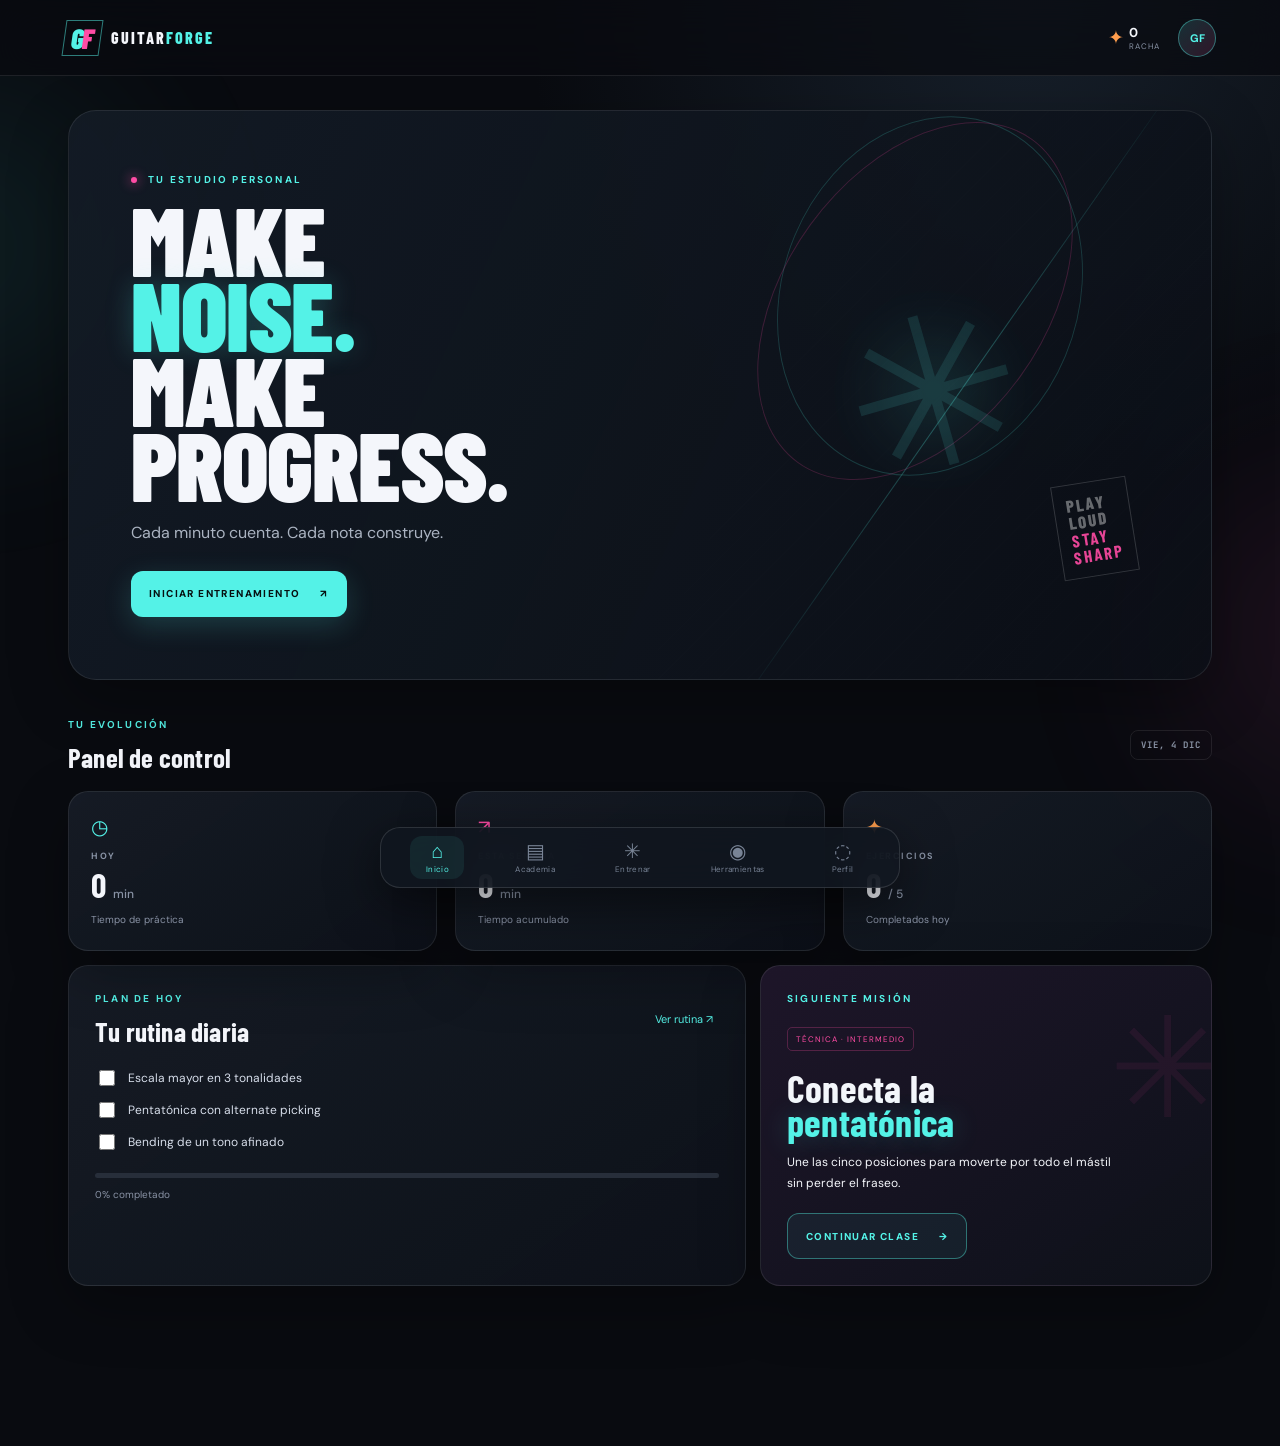
<file: index.html>
<!DOCTYPE html>
<html lang="es">
<head>
  <meta charset="UTF-8">
  <meta name="viewport" content="width=device-width, initial-scale=1, viewport-fit=cover">
  <meta name="theme-color" content="#090b10">
  <meta name="description" content="Guitar Forge — academia y entrenador interactivo de guitarra eléctrica.">
  <meta name="apple-mobile-web-app-capable" content="yes">
  <meta name="apple-mobile-web-app-status-bar-style" content="black-translucent">
  <meta name="apple-mobile-web-app-title" content="Guitar Forge">
  <link rel="manifest" href="./manifest.json">
  <link rel="icon" href="./icons/icon.svg" type="image/svg+xml">
  <link rel="apple-touch-icon" href="./icons/icon-192.png">
  <link rel="preconnect" href="https://fonts.googleapis.com">
  <link rel="preconnect" href="https://fonts.gstatic.com" crossorigin>
  <link href="https://fonts.googleapis.com/css2?family=Barlow+Condensed:wght@500;600;700;800;900&family=DM+Sans:wght@400;500;600;700&family=JetBrains+Mono:wght@400;500;600&display=swap" rel="stylesheet">
  <link rel="stylesheet" href="./style.css">
  <title>GUITAR FORGE</title>
</head>
<body>
  <div class="ambient ambient-a"></div><div class="ambient ambient-b"></div>
  <header class="topbar">
    <a class="brand" href="#" data-nav="home" aria-label="Guitar Forge inicio">
      <span class="brand-mark">G<span>F</span></span>
      <span class="brand-name">GUITAR<span>FORGE</span></span>
    </a>
    <div class="top-actions">
      <span class="streak"><span class="flame">✦</span><b id="streakCount">0</b><small>RACHA</small></span>
      <button class="avatar" data-nav="profile" aria-label="Perfil">GF</button>
    </div>
  </header>

  <main id="app" class="app-shell">
    <section class="view active" id="view-home">
      <div class="hero">
        <div class="hero-copy">
          <p class="eyebrow"><span class="live-dot"></span> TU ESTUDIO PERSONAL</p>
          <h1>MAKE<br><em>NOISE.</em><br>MAKE PROGRESS.</h1>
          <p class="hero-sub">Cada minuto cuenta. Cada nota construye.</p>
          <button class="btn btn-primary" data-action="start-session">INICIAR ENTRENAMIENTO <span>↗</span></button>
        </div>
        <div class="hero-art" aria-hidden="true">
          <div class="orbit orbit-one"></div><div class="orbit orbit-two"></div>
          <div class="hero-guitar">✳</div><div class="hero-stamp">PLAY<br>LOUD<br><b>STAY<br>SHARP</b></div>
          <div class="hero-line"></div>
        </div>
      </div>

      <div class="section-heading"><div><p class="eyebrow">TU EVOLUCIÓN</p><h2>Panel de control</h2></div><span class="date-chip" id="todayLabel"></span></div>
      <div class="stats-grid">
        <article class="stat-card"><span class="stat-icon cyan">◷</span><span class="stat-label">HOY</span><strong id="todayMinutes">0 <small>min</small></strong><span class="stat-foot">Tiempo de práctica</span></article>
        <article class="stat-card"><span class="stat-icon pink">↗</span><span class="stat-label">ESTA SEMANA</span><strong id="weekMinutes">0 <small>min</small></strong><span class="stat-foot">Tiempo acumulado</span></article>
        <article class="stat-card"><span class="stat-icon orange">✦</span><span class="stat-label">EJERCICIOS</span><strong id="tasksDone">0 <small>/ 5</small></strong><span class="stat-foot">Completados hoy</span></article>
      </div>

      <div class="content-grid">
        <article class="panel daily-panel">
          <div class="panel-head"><div><p class="eyebrow">PLAN DE HOY</p><h3>Tu rutina diaria</h3></div><button class="text-btn" data-nav="training">Ver rutina ↗</button></div>
          <div id="homeChecklist" class="mini-checklist"></div>
          <div class="progress-track"><span id="homeProgress"></span></div>
          <p class="muted tiny" id="homeProgressText">0% completado</p>
        </article>
        <article class="panel focus-panel">
          <p class="eyebrow">SIGUIENTE MISIÓN</p><span class="focus-tag">TÉCNICA · INTERMEDIO</span>
          <h3>Conecta la<br><em>pentatónica</em></h3>
          <p class="muted">Une las cinco posiciones para moverte por todo el mástil sin perder el fraseo.</p>
          <button class="btn btn-outline" data-action="open-lesson" data-id="pentatonic">CONTINUAR CLASE <span>→</span></button>
        </article>
      </div>
    </section>

    <section class="view" id="view-academy">
      <div class="page-intro"><p class="eyebrow">CONOCIMIENTO QUE SUENA</p><h1>THE <em>ACADEMY</em></h1><p class="muted">Aprende el lenguaje musical. Llévalo al diapasón. Hazlo tuyo.</p></div>
      <div class="filter-row" id="courseFilters">
        <button class="filter-chip active" data-filter="all">Todos</button>
        <button class="filter-chip" data-filter="fundamentals">Fundamentos</button>
        <button class="filter-chip" data-filter="scales">Escalas</button>
        <button class="filter-chip" data-filter="harmony">Armonía</button>
        <button class="filter-chip" data-filter="technique">Técnica</button>
      </div>
      <div id="courseList" class="course-grid"></div>
      <div id="lessonDetail" class="lesson-detail hidden"></div>
    </section>

    <section class="view" id="view-training">
      <div class="page-intro"><p class="eyebrow">DISCIPLINA DIARIA</p><h1>TRAINING <em>ROOM</em></h1><p class="muted">Pequeñas sesiones. Grandes resultados.</p></div>
      <div class="training-layout">
        <article class="panel warmup-card">
          <div class="panel-head"><div><p class="eyebrow">PREPARA LAS MANOS</p><h2>Warm-up generator</h2></div><span class="round-icon">✳</span></div>
          <p class="muted">Una secuencia equilibrada de 7 minutos para activar ambas manos. Toca relajado y detente si aparece dolor.</p>
          <div id="warmupList" class="warmup-list"></div>
          <button class="btn btn-primary full" data-action="shuffle-warmup">GENERAR OTRA RUTINA ↻</button>
        </article>
        <article class="panel routine-card">
          <div class="panel-head"><div><p class="eyebrow">CHECKLIST</p><h2>Daily mission</h2></div><span class="date-chip">HOY</span></div>
          <div id="dailyChecklist" class="daily-checklist"></div>
          <div class="progress-track"><span id="trainingProgress"></span></div>
          <p class="muted tiny" id="trainingProgressText">0 de 5 completados</p>
        </article>
      </div>
      <article class="panel exercise-panel">
        <div class="panel-head"><div><p class="eyebrow">EJERCICIO GUIADO</p><h2>Pentatónica menor · La</h2></div><span class="level-pill">INTERMEDIO</span></div>
        <p class="muted">Primera posición en La menor. Usa índice en el traste 5 y meñique en el 8 de las cuerdas exteriores.</p>
        <div id="exerciseFretboard"></div>
        <div class="exercise-meta"><span>AFINACIÓN <b>ESTÁNDAR EADGBE</b></span><span>OBJETIVO <b>80 BPM</b></span><span>DIGITACIÓN <b>1 · 3 · 4</b></span></div>
        <pre class="tab">e|----------------5-8-|
B|------------5-8-----|
G|--------5-7---------|
D|----5-7-------------|
A|-5-7----------------|
E|-5-8----------------|</pre>
        <button class="btn btn-outline" data-action="open-lesson" data-id="pentatonic">ABRIR CLASE COMPLETA ↗</button>
      </article>
    </section>

    <section class="view" id="view-tools">
      <div class="page-intro"><p class="eyebrow">TU BANCO DE TRABAJO</p><h1>THE <em>TOOLS</em></h1><p class="muted">Mide, escucha y registra tu progreso.</p></div>
      <div class="tools-grid">
        <article class="panel metronome-panel">
          <div class="panel-head"><div><p class="eyebrow">TIME & PRECISION</p><h2>Metrónomo</h2></div><span class="round-icon">◉</span></div>
          <div class="beat-display" id="beatDisplay"><span></span><span></span><span></span><span></span></div>
          <div class="tempo-readout"><strong id="bpmValue">90</strong><small>BPM</small></div>
          <input id="bpmSlider" class="range" type="range" min="30" max="240" value="90">
          <div class="tempo-controls"><button class="step-btn" data-action="bpm-down">−</button><button class="tap-btn" data-action="tap-tempo">TAP TEMPO</button><button class="step-btn" data-action="bpm-up">+</button></div>
          <div class="metro-options"><label>Compás <select id="timeSignature"><option value="4">4/4</option><option value="3">3/4</option><option value="6">6/8</option><option value="2">2/4</option></select></label><label>Sonido <select id="metroSound"><option value="click">Click</option><option value="wood">Wood</option></select></label></div>
          <button class="btn btn-primary full" id="metroToggle" data-action="metro-toggle">INICIAR METRÓNOMO</button>
          <p class="muted tiny center">El audio se activa después de pulsar iniciar.</p>
        </article>
        <article class="panel timer-panel">
          <div class="panel-head"><div><p class="eyebrow">DEEP PRACTICE</p><h2>Session timer</h2></div><span class="round-icon">◷</span></div>
          <div class="timer-ring"><div><strong id="timerDisplay">00:00</strong><small>TIEMPO DE SESIÓN</small></div></div>
          <div class="timer-buttons"><button class="btn btn-primary" data-action="timer-toggle" id="timerToggle">INICIAR</button><button class="btn btn-quiet" data-action="timer-reset">REINICIAR</button></div>
          <p class="muted tiny center" id="timerHint">Tu sesión se guardará al detener el cronómetro.</p>
        </article>
        <article class="panel tracker-panel">
          <div class="panel-head"><div><p class="eyebrow">PERSONAL RECORDS</p><h2>BPM tracker</h2></div><span class="round-icon">↗</span></div>
          <form id="recordForm" class="record-form">
            <label>Técnica<input id="recordTechnique" required maxlength="50" placeholder="Ej. Alternate picking"></label>
            <label>Velocidad (BPM)<input id="recordBpm" required type="number" min="20" max="400" placeholder="120"></label>
            <label>Notas<input id="recordNotes" maxlength="120" placeholder="Limpio a tres repeticiones"></label>
            <button class="btn btn-outline full" type="submit">GUARDAR RÉCORD +</button>
          </form>
          <div id="recordList" class="record-list"></div>
        </article>
        <article class="panel fretboard-tool">
          <div class="panel-head"><div><p class="eyebrow">VISUALIZE THE NECK</p><h2>Fretboard lab</h2></div><span class="round-icon">⌁</span></div>
          <div class="fret-controls"><label>Raíz<select id="rootSelect"></select></label><label>Escala<select id="scaleSelect"><option value="minorPent">Pentatónica menor</option><option value="majorPent">Pentatónica mayor</option><option value="major">Mayor</option><option value="minor">Menor natural</option><option value="blues">Blues</option><option value="dorian">Dórico</option><option value="mixolydian">Mixolidio</option></select></label></div>
          <div id="mainFretboard"></div>
          <div class="legend"><span><i class="legend-root"></i> Tónica</span><span><i class="legend-note"></i> Otras notas</span></div>
        </article>
      </div>
    </section>

    <section class="view" id="view-profile">
      <div class="page-intro"><p class="eyebrow">IDENTIDAD MUSICAL</p><h1>YOUR <em>PROFILE</em></h1><p class="muted">Tu progreso, tus objetivos, tu sonido.</p></div>
      <article class="panel profile-card">
        <div class="profile-avatar">GF</div><div><p class="eyebrow">GUITARIST</p><h2 id="profileName">Guitar Player</h2><p class="muted">Nivel en construcción · La constancia manda.</p></div>
      </article>
      <div class="stats-grid profile-stats">
        <article class="stat-card"><span class="stat-label">TIEMPO TOTAL</span><strong id="totalMinutes">0 <small>min</small></strong></article>
        <article class="stat-card"><span class="stat-label">RÉCORDS</span><strong id="recordCount">0</strong></article>
        <article class="stat-card"><span class="stat-label">LECCIONES</span><strong id="lessonCount">0</strong></article>
      </div>
      <article class="panel settings-panel">
        <div class="panel-head"><div><p class="eyebrow">PERSONALIZA</p><h2>Tu objetivo</h2></div></div>
        <label class="setting-row">Nombre de guitarrista<input id="nameInput" maxlength="30" placeholder="Tu nombre"></label>
        <label class="setting-row">Objetivo diario de práctica <select id="goalSelect"><option value="15">15 minutos</option><option value="30">30 minutos</option><option value="45">45 minutos</option><option value="60">60 minutos</option><option value="90">90 minutos</option></select></label>
        <div class="data-actions"><button class="btn btn-outline" data-action="export-data">EXPORTAR DATOS JSON</button><label class="btn btn-quiet import-label">IMPORTAR JSON<input id="importFile" type="file" accept="application/json"></label></div>
      </article>
      <p class="footer-note">GUITAR FORGE · BUILT FOR THE LONG GAME.</p>
    </section>
  </main>

  <nav class="bottom-nav" aria-label="Navegación principal">
    <button class="nav-item active" data-nav="home"><span>⌂</span><small>Inicio</small></button>
    <button class="nav-item" data-nav="academy"><span>▤</span><small>Academia</small></button>
    <button class="nav-item" data-nav="training"><span>✳</span><small>Entrenar</small></button>
    <button class="nav-item" data-nav="tools"><span>◉</span><small>Herramientas</small></button>
    <button class="nav-item" data-nav="profile"><span>◌</span><small>Perfil</small></button>
  </nav>
  <div id="toast" class="toast" role="status" aria-live="polite"></div>
  <script src="./app.js"></script>
</body>
</html>
</file>
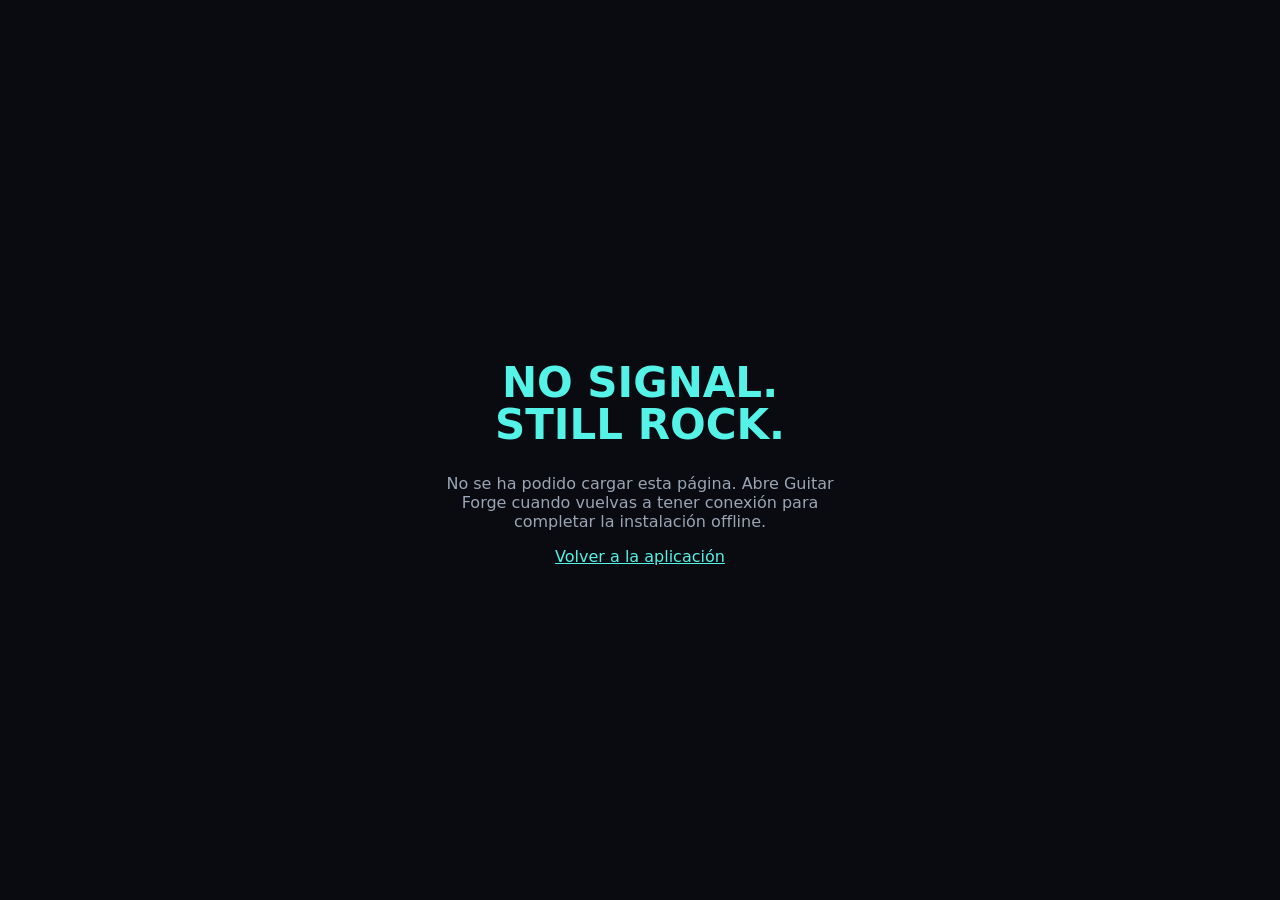
<file: offline.html>
<!doctype html><html lang="es"><meta charset="utf-8"><meta name="viewport" content="width=device-width,initial-scale=1"><meta name="theme-color" content="#090b10"><title>Guitar Forge · Offline</title><style>body{margin:0;background:#090b10;color:#f4f6fb;font:16px system-ui;min-height:100vh;display:grid;place-items:center;text-align:center}.box{padding:32px;max-width:420px}h1{font-size:42px;line-height:1;color:#54f2e7}p{color:#9aa5b5}</style><div class="box"><h1>NO SIGNAL.<br>STILL ROCK.</h1><p>No se ha podido cargar esta página. Abre Guitar Forge cuando vuelvas a tener conexión para completar la instalación offline.</p><a href="./index.html" style="color:#54f2e7">Volver a la aplicación</a></div></html>
</file>
<file: style.css>
@import url('https://fonts.googleapis.com/css2?family=Barlow+Condensed:wght@500;600;700;800;900&family=DM+Sans:wght@400;500;600;700&family=JetBrains+Mono:wght@400;500;600&display=swap');
:root{--bg:#090b10;--panel:#11151d;--panel2:#151b25;--line:rgba(255,255,255,.09);--text:#f4f6fb;--muted:#8993a5;--cyan:#54f2e7;--pink:#ff4ca5;--orange:#ff9d4d;--purple:#a58bff;--radius:20px;--shadow:0 20px 60px rgba(0,0,0,.3)}
*{box-sizing:border-box}html{scroll-behavior:smooth}body{margin:0;background:radial-gradient(circle at 80% 0%,#17202b 0,transparent 28%),var(--bg);color:var(--text);font-family:'DM Sans',sans-serif;min-height:100vh;padding-bottom:110px;overflow-x:hidden}button,input,select{font:inherit}button{cursor:pointer;color:inherit}.ambient{position:fixed;width:280px;height:280px;border-radius:50%;filter:blur(110px);opacity:.12;pointer-events:none;z-index:-1}.ambient-a{background:var(--cyan);top:12%;left:-180px}.ambient-b{background:var(--pink);right:-200px;top:55%}.topbar{height:76px;padding:0 clamp(18px,5vw,72px);display:flex;align-items:center;justify-content:space-between;border-bottom:1px solid var(--line);background:rgba(9,11,16,.72);backdrop-filter:blur(18px);position:sticky;top:0;z-index:20}.brand{display:flex;align-items:center;gap:10px;text-decoration:none;color:var(--text)}.brand-mark{font-family:'Barlow Condensed';font-weight:900;font-size:28px;letter-spacing:-2px;color:var(--cyan);border:1px solid rgba(84,242,231,.5);padding:0 7px;transform:skew(-8deg)}.brand-mark span{color:var(--pink)}.brand-name{font:800 16px 'Barlow Condensed';letter-spacing:2px}.brand-name span{color:var(--cyan)}.top-actions{display:flex;align-items:center;gap:18px}.streak{display:grid;grid-template-columns:auto auto;column-gap:5px;align-items:center}.streak .flame{grid-row:span 2;color:var(--orange);font-size:19px}.streak b{font-size:13px}.streak small{font-size:8px;color:var(--muted);letter-spacing:1px}.avatar,.profile-avatar{border:1px solid rgba(84,242,231,.4);background:linear-gradient(135deg,rgba(84,242,231,.16),rgba(255,76,165,.15));color:var(--cyan);border-radius:50%;width:38px;height:38px;font-weight:800;font-size:11px}.app-shell{max-width:1240px;margin:auto;padding:34px clamp(16px,4vw,48px) 50px}.view{display:none;animation:enter .38s ease}.view.active{display:block}@keyframes enter{from{opacity:0;transform:translateY(10px)}to{opacity:1;transform:none}}.hero{min-height:380px;border:1px solid var(--line);border-radius:28px;overflow:hidden;position:relative;padding:clamp(28px,5vw,62px);background:linear-gradient(115deg,rgba(19,27,37,.96),rgba(11,15,23,.82)),repeating-linear-gradient(135deg,transparent 0 20px,rgba(255,255,255,.015) 20px 21px);display:flex;align-items:center;box-shadow:var(--shadow)}.hero-copy{position:relative;z-index:2;max-width:540px}.eyebrow{font-size:10px;letter-spacing:2.2px;font-weight:700;color:var(--cyan);margin:0 0 10px}.live-dot{display:inline-block;width:6px;height:6px;border-radius:50%;background:var(--pink);box-shadow:0 0 12px var(--pink);margin-right:7px}.hero h1,.page-intro h1{font:900 clamp(54px,8vw,96px)/.78 'Barlow Condensed';letter-spacing:-1px;margin:16px 0 20px}.hero h1 em,.page-intro h1 em,.focus-panel h3 em{color:var(--cyan);font-style:normal;text-shadow:0 0 28px rgba(84,242,231,.22)}.hero-sub{color:#aab3c1;margin-bottom:28px}.hero-art{position:absolute;right:3%;top:0;width:48%;height:100%;opacity:.9}.orbit{position:absolute;border:1px solid rgba(84,242,231,.2);border-radius:50%;width:330px;height:330px;right:15%;top:20px;transform:rotate(-28deg) skew(-12deg)}.orbit-two{width:260px;height:400px;border-color:rgba(255,76,165,.22);right:24%;top:-10px;transform:rotate(36deg)}.hero-guitar{position:absolute;right:28%;top:50%;transform:translateY(-50%) rotate(-16deg);font-size:210px;color:rgba(84,242,231,.13);text-shadow:0 0 60px rgba(84,242,231,.2)}.hero-stamp{position:absolute;right:8%;bottom:18%;font:800 17px/1.02 'Barlow Condensed';letter-spacing:2px;color:rgba(255,255,255,.42);transform:rotate(-9deg);border:1px solid rgba(255,255,255,.18);padding:12px}.hero-stamp b{color:var(--pink)}.hero-line{position:absolute;width:1px;height:140%;background:linear-gradient(transparent,var(--cyan),transparent);right:40%;top:-20%;transform:rotate(35deg);opacity:.35}.btn{border:0;border-radius:12px;padding:14px 18px;font-size:10px;letter-spacing:1.4px;font-weight:800;display:inline-flex;align-items:center;justify-content:center;gap:20px;transition:.2s;min-height:46px}.btn:hover{transform:translateY(-2px)}.btn-primary{background:var(--cyan);color:#071111;box-shadow:0 8px 28px rgba(84,242,231,.18)}.btn-primary:hover{box-shadow:0 10px 34px rgba(84,242,231,.32)}.btn-outline{background:rgba(84,242,231,.06);border:1px solid rgba(84,242,231,.4);color:var(--cyan)}.btn-quiet{background:rgba(255,255,255,.06);color:#c1cad7;border:1px solid var(--line)}.full{width:100%}.section-heading,.panel-head{display:flex;align-items:center;justify-content:space-between;gap:14px}.section-heading{margin:38px 0 18px}.section-heading h2,.panel h2,.panel h3{font:700 27px 'Barlow Condensed';margin:0;letter-spacing:.2px}.date-chip,.level-pill{font:700 9px 'JetBrains Mono';letter-spacing:1px;color:var(--muted);padding:8px 10px;border:1px solid var(--line);border-radius:8px}.stats-grid{display:grid;grid-template-columns:repeat(3,1fr);gap:14px}.stat-card,.panel{background:linear-gradient(145deg,rgba(23,29,40,.88),rgba(14,18,26,.92));border:1px solid var(--line);border-radius:var(--radius);box-shadow:var(--shadow)}.stat-card{padding:18px;position:relative;min-height:130px}.stat-icon{font-size:20px;display:block;margin-bottom:10px}.cyan{color:var(--cyan)}.pink{color:var(--pink)}.orange{color:var(--orange)}.stat-label{font-size:9px;letter-spacing:1.5px;color:var(--muted);font-weight:700;display:block}.stat-card strong{font:700 34px 'Barlow Condensed';display:block;margin:2px 0}.stat-card strong small{font:500 12px 'DM Sans';color:var(--muted)}.stat-foot,.tiny{font-size:10px;color:var(--muted)}.content-grid{display:grid;grid-template-columns:1.2fr .8fr;gap:14px;margin-top:14px}.panel{padding:22px}.text-btn{background:none;border:0;color:var(--cyan);font-size:11px}.mini-checklist,.daily-checklist{display:grid;gap:10px;margin:20px 0}.check-row{display:flex;align-items:center;gap:10px;color:#d7deea;font-size:12px}.check-row input{accent-color:var(--cyan);width:16px;height:16px}.check-row.done span{text-decoration:line-through;color:#687486}.progress-track{height:5px;background:#272e3a;border-radius:8px;overflow:hidden}.progress-track span{display:block;width:0;height:100%;background:linear-gradient(90deg,var(--cyan),var(--purple));border-radius:8px;transition:width .3s}.focus-panel{background:linear-gradient(145deg,rgba(32,23,43,.92),rgba(14,18,26,.95));position:relative;overflow:hidden}.focus-panel:after{content:'✳';position:absolute;right:-15px;top:12px;font-size:140px;color:rgba(255,76,165,.07)}.focus-tag{display:inline-block;font-size:8px;letter-spacing:1px;color:var(--pink);border:1px solid rgba(255,76,165,.25);padding:6px 8px;border-radius:5px;margin:12px 0}.focus-panel h3{font-size:38px;line-height:.92;margin:8px 0 12px}.focus-panel p:not(.eyebrow){font-size:12px;line-height:1.7;max-width:340px;margin-bottom:20px}.page-intro{margin:10px 0 28px}.page-intro h1{font-size:clamp(50px,7vw,76px);margin:12px 0}.page-intro p.muted{max-width:600px;font-size:13px}.filter-row{display:flex;gap:8px;overflow:auto;padding-bottom:12px;margin-bottom:12px}.filter-chip{white-space:nowrap;background:rgba(255,255,255,.04);border:1px solid var(--line);border-radius:30px;padding:9px 14px;color:var(--muted);font-size:10px}.filter-chip.active{color:var(--cyan);border-color:rgba(84,242,231,.5);background:rgba(84,242,231,.08)}.course-grid{display:grid;grid-template-columns:repeat(2,1fr);gap:14px}.course-card{padding:22px;border-radius:18px;border:1px solid var(--line);background:linear-gradient(145deg,#171e29,#10141c);cursor:pointer;transition:.2s;position:relative;overflow:hidden}.course-card:hover{transform:translateY(-3px);border-color:rgba(84,242,231,.38)}.course-number{font:800 44px 'Barlow Condensed';color:rgba(84,242,231,.22)}.course-card h3{font:700 25px 'Barlow Condensed';margin:5px 0}.course-card p{font-size:11px;line-height:1.6;color:var(--muted)}.course-meta{display:flex;justify-content:space-between;font-size:9px;color:var(--cyan);letter-spacing:1px;margin-top:18px}.lesson-detail{margin-top:18px}.lesson-detail.hidden{display:none}.lesson-top{display:flex;justify-content:space-between;gap:15px;align-items:flex-start}.lesson-detail h2{font:800 38px 'Barlow Condensed';margin:5px 0 12px}.lesson-content{font-size:13px;line-height:1.8;color:#c4ccda}.lesson-content h3{font:700 22px 'Barlow Condensed';color:var(--text);margin:24px 0 7px}.lesson-content ul{padding-left:20px}.callout{border-left:2px solid var(--cyan);padding:12px 16px;background:rgba(84,242,231,.05);border-radius:0 10px 10px 0;margin:18px 0}.training-layout{display:grid;grid-template-columns:1fr 1fr;gap:14px}.round-icon{width:36px;height:36px;display:grid;place-items:center;border-radius:50%;color:var(--cyan);background:rgba(84,242,231,.08);font-size:20px}.warmup-list{display:grid;gap:12px;margin:20px 0}.warmup-item{display:grid;grid-template-columns:36px 1fr auto;gap:10px;align-items:center;padding:10px 0;border-bottom:1px solid var(--line)}.warmup-index{font:700 20px 'Barlow Condensed';color:var(--pink)}.warmup-item b{font-size:12px}.warmup-item small{display:block;color:var(--muted);font-size:10px;margin-top:3px}.warmup-item time{font:10px 'JetBrains Mono';color:var(--cyan)}.exercise-panel{margin-top:14px}.exercise-meta{display:flex;flex-wrap:wrap;gap:18px;font-size:8px;letter-spacing:1px;color:var(--muted);margin:14px 0}.exercise-meta b{color:#dfe6f0;margin-left:4px}.tab{background:#090d13;border:1px solid var(--line);border-radius:12px;padding:18px;color:var(--cyan);font:12px/1.8 'JetBrains Mono';overflow:auto}.tools-grid{display:grid;grid-template-columns:repeat(2,1fr);gap:14px}.metronome-panel,.timer-panel,.tracker-panel,.fretboard-tool{min-width:0}.beat-display{display:flex;justify-content:center;gap:12px;margin:22px 0 12px}.beat-display span{width:12px;height:12px;border-radius:50%;background:#323b49;transition:.08s}.beat-display span.active{background:var(--cyan);box-shadow:0 0 20px var(--cyan);transform:scale(1.35)}.tempo-readout{display:flex;justify-content:center;align-items:baseline;gap:8px}.tempo-readout strong{font:800 70px 'Barlow Condensed'}.tempo-readout small{color:var(--cyan);font:700 11px 'JetBrains Mono'}.range{width:100%;accent-color:var(--cyan);margin:10px 0 16px}.tempo-controls{display:flex;justify-content:center;align-items:center;gap:12px}.step-btn,.tap-btn{border:1px solid var(--line);background:#1a202b;border-radius:10px;padding:10px 16px}.step-btn{font-size:20px;width:42px}.tap-btn{font-size:9px;letter-spacing:1.5px;color:var(--cyan)}.metro-options,.fret-controls{display:flex;gap:12px;margin:18px 0}.metro-options label,.fret-controls label,.record-form label{display:grid;gap:6px;flex:1;font-size:9px;letter-spacing:1px;color:var(--muted)}select,input:not([type=checkbox]):not([type=range]):not([type=file]){background:#0b1018;color:var(--text);border:1px solid var(--line);border-radius:8px;padding:10px;min-width:0;outline:none}select:focus,input:focus{border-color:var(--cyan)}.center{text-align:center}.timer-ring{width:210px;height:210px;border-radius:50%;border:1px solid rgba(84,242,231,.28);box-shadow:inset 0 0 40px rgba(84,242,231,.06),0 0 35px rgba(84,242,231,.06);margin:24px auto;display:grid;place-items:center;position:relative}.timer-ring:before{content:'';position:absolute;inset:9px;border-radius:50%;border:4px solid #252e3a;border-top-color:var(--cyan);border-right-color:var(--purple);transform:rotate(15deg)}.timer-ring div{display:grid;text-align:center;z-index:1}.timer-ring strong{font:700 42px 'JetBrains Mono'}.timer-ring small{font-size:8px;letter-spacing:1.4px;color:var(--muted)}.timer-buttons{display:flex;justify-content:center;gap:10px}.record-form{display:grid;grid-template-columns:1fr 1fr;gap:10px;margin-top:18px}.record-form label:nth-child(3){grid-column:1/-1}.record-form button{grid-column:1/-1}.record-list{display:grid;gap:8px;margin-top:16px}.record-item{display:flex;justify-content:space-between;gap:12px;padding:10px;border:1px solid var(--line);border-radius:10px;font-size:11px}.record-item strong{color:var(--cyan);font:700 16px 'JetBrains Mono'}.record-item small{display:block;color:var(--muted);font-size:9px;margin-top:3px}.fret-controls{margin-bottom:12px}.fretboard-wrap{width:100%;overflow-x:auto;padding:5px 0}.fretboard-svg{width:100%;min-width:550px;height:auto;display:block}.legend{display:flex;gap:18px;font-size:9px;color:var(--muted);margin-top:8px}.legend i{display:inline-block;width:8px;height:8px;border-radius:50%;margin-right:5px}.legend-root{background:var(--pink)}.legend-note{background:var(--cyan)}.profile-card{display:flex;align-items:center;gap:18px;margin-bottom:14px}.profile-avatar{width:68px;height:68px;display:grid;place-items:center;font:800 20px 'Barlow Condensed'}.profile-card h2{font:700 30px 'Barlow Condensed';margin:0}.profile-stats{margin-bottom:14px}.settings-panel{max-width:720px}.setting-row{display:flex;align-items:center;justify-content:space-between;gap:20px;padding:15px 0;border-bottom:1px solid var(--line);font-size:12px;color:#cbd3df}.setting-row input,.setting-row select{max-width:230px;width:50%}.data-actions{display:flex;gap:10px;flex-wrap:wrap;margin-top:20px}.import-label{position:relative;overflow:hidden}.import-label input{position:absolute;inset:0;opacity:0;cursor:pointer}.footer-note{text-align:center;color:#4c5667;font:10px 'JetBrains Mono';letter-spacing:2px;margin:38px 0}.bottom-nav{position:fixed;z-index:30;bottom:max(12px,env(safe-area-inset-bottom));left:50%;transform:translateX(-50%);width:min(520px,calc(100% - 24px));display:flex;justify-content:space-around;padding:8px 8px calc(8px + env(safe-area-inset-bottom)*.15);background:rgba(17,22,31,.88);border:1px solid rgba(255,255,255,.12);border-radius:20px;backdrop-filter:blur(22px);box-shadow:0 15px 50px rgba(0,0,0,.5)}.nav-item{border:0;background:none;color:#788395;display:grid;justify-items:center;gap:3px;min-width:54px;padding:5px 8px;border-radius:12px}.nav-item span{font-size:20px;line-height:1}.nav-item small{font-size:8px;letter-spacing:.3px}.nav-item.active{color:var(--cyan);background:rgba(84,242,231,.08)}.toast{position:fixed;bottom:100px;left:50%;transform:translate(-50%,15px);background:#e4fff9;color:#071111;padding:11px 16px;border-radius:10px;font-size:11px;font-weight:700;opacity:0;pointer-events:none;transition:.25s;z-index:50;white-space:nowrap}.toast.show{opacity:1;transform:translate(-50%,0)}@media(min-width:900px){.hero{min-height:420px}.stats-grid{gap:18px}.stat-card{padding:22px}.panel{padding:26px}}@media(max-width:700px){.topbar{height:64px}.app-shell{padding-top:22px}.hero{min-height:440px;align-items:flex-start;padding:28px 22px}.hero h1{font-size:66px}.hero-art{width:100%;right:-25%;top:35%;opacity:.55}.hero-guitar{font-size:160px}.hero-stamp{right:18%;bottom:10%}.stats-grid{gap:8px}.stat-card{padding:13px 11px;min-height:118px}.stat-card strong{font-size:28px}.stat-foot{font-size:9px}.content-grid,.training-layout,.tools-grid{grid-template-columns:1fr}.course-grid{grid-template-columns:1fr}.course-card{padding:18px}.page-intro h1{font-size:58px}.panel{padding:18px}.section-heading{margin-top:28px}.profile-card{padding:18px}.setting-row{align-items:flex-start;flex-direction:column;gap:8px}.setting-row input,.setting-row select{width:100%;max-width:none}.exercise-meta{gap:10px}.timer-ring{width:190px;height:190px}}@media(max-width:380px){.hero h1{font-size:58px}.nav-item{min-width:48px}.nav-item small{font-size:7px}.stats-grid{grid-template-columns:1fr 1fr}.stats-grid .stat-card:last-child{grid-column:1/-1}}
</file>
